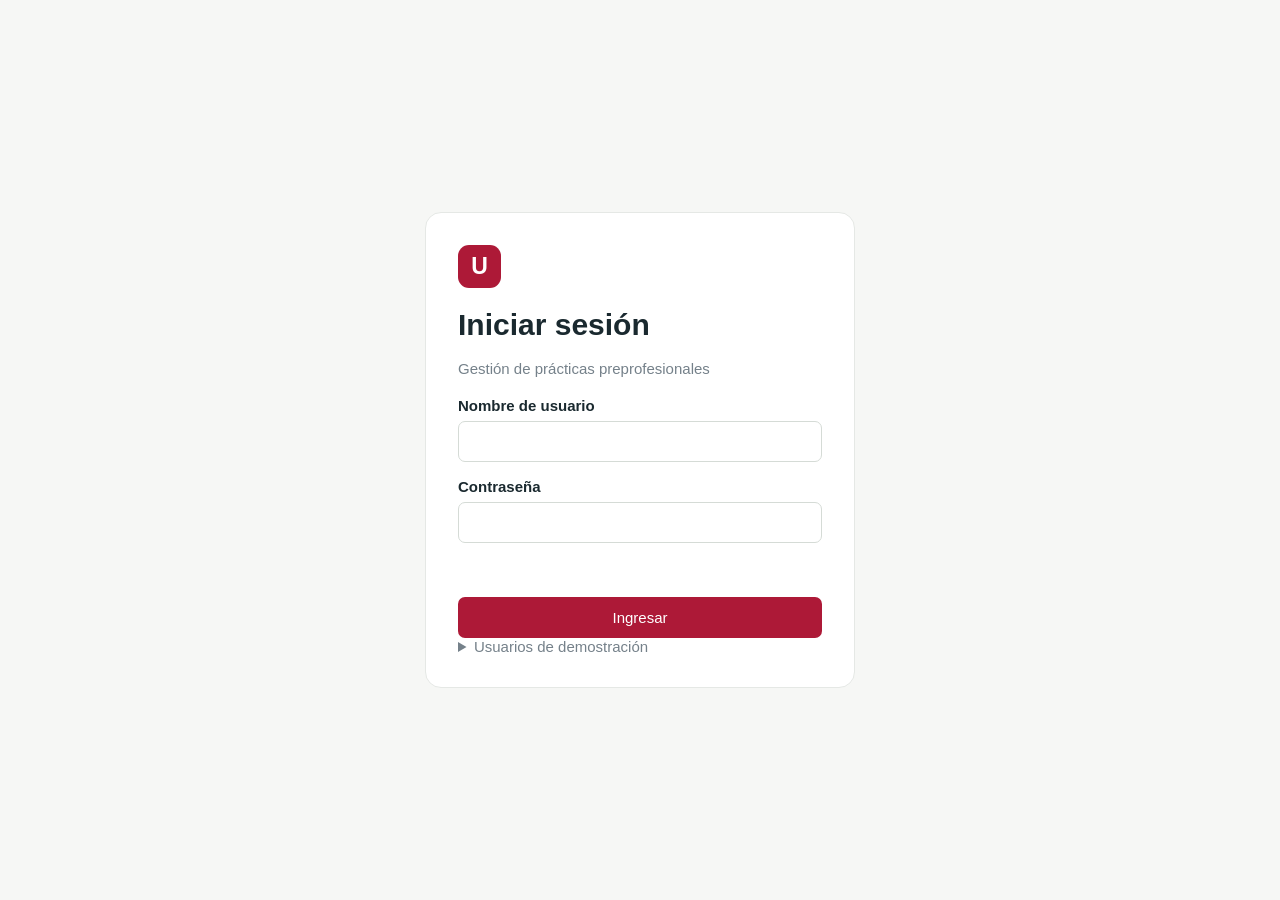
<file: index.html>
<!DOCTYPE html>
<html lang="es">
<head>
    <meta charset="UTF-8">
    <meta name="viewport" content="width=device-width, initial-scale=1.0">
    <title>Ingreso - Prácticas ULEAM</title>
    <link rel="stylesheet" href="css/estilos.css">
</head>
<body class="login">
    <div class="acceso">
        <span class="logo">U</span>
        <h1>Iniciar sesión</h1>
        <p class="nota">Gestión de prácticas preprofesionales</p>
        <form id="formLogin" novalidate>
            <label for="usuario">Nombre de usuario</label>
            <input id="usuario" name="usuario" required autocomplete="username">
            <label for="clave">Contraseña</label>
            <input id="clave" name="clave" type="password" required autocomplete="current-password">
            <p id="aviso" class="aviso" role="alert"></p>
            <button type="submit">Ingresar</button>
        </form>
        <details class="nota">
            <summary>Usuarios de demostración</summary>
            <p>Bryan Chiquito / estudiante123</p>
            <p>Maykel Castro / docente123</p>
            <p>Adolfo Meneses / admin123</p>
        </details>
    </div>
    <script src="js/login.js"></script>
</body>
</html>
</file>
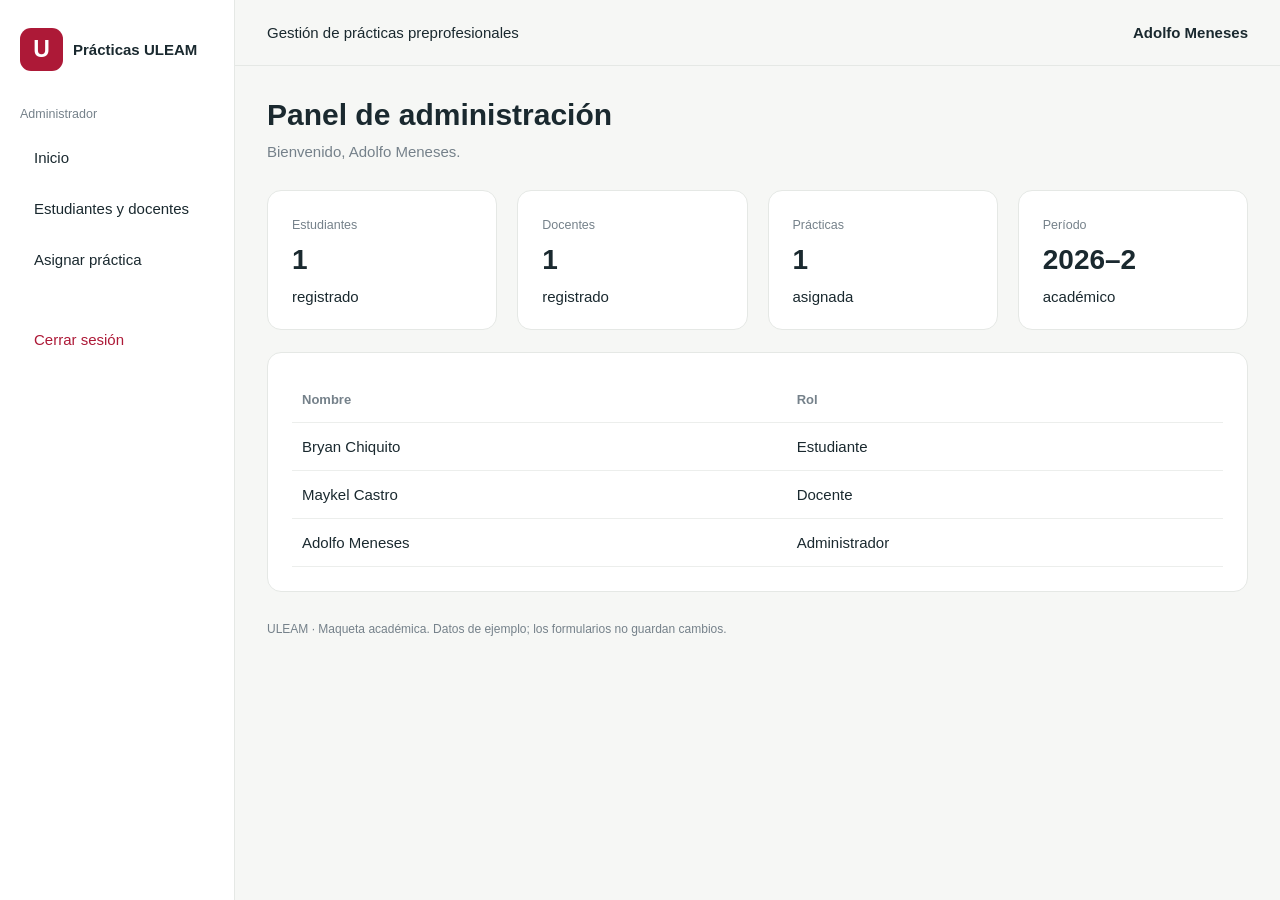
<file: administrador.html>
<!DOCTYPE html>
<html lang="es">
<head>
    <meta charset="UTF-8">
    <meta name="viewport" content="width=device-width, initial-scale=1.0">
    <title>Administrador - Prácticas ULEAM</title>
    <link rel="stylesheet" href="css/estilos.css">
</head>
<body>
    <aside class="menu">
        <div class="marca"><span class="logo">U</span><b>Prácticas ULEAM</b></div>
        <small>Administrador</small>
        <nav>
            <a href="#inicio">Inicio</a>
            <a href="#personas">Estudiantes y docentes</a>
            <a href="#asignar">Asignar práctica</a>
        </nav>
        <a class="salir" href="index.html">Cerrar sesión</a>
    </aside>
    <header><span>Gestión de prácticas preprofesionales</span><b>Adolfo Meneses</b></header>
    <main>
        <section id="inicio" class="seccion">
            <div class="encabezado">
                <h1>Panel de administración</h1>
                <p>Bienvenido, Adolfo Meneses.</p>
            </div>
            <div class="tarjetas">
                <article class="tarjeta"><small>Estudiantes</small><b>1</b><span>registrado</span></article>
                <article class="tarjeta"><small>Docentes</small><b>1</b><span>registrado</span></article>
                <article class="tarjeta"><small>Prácticas</small><b>1</b><span>asignada</span></article>
                <article class="tarjeta"><small>Período</small><b>2026–2</b><span>académico</span></article>
            </div>
            <div class="panel tabla">
                <table>
                    <thead><tr><th scope="col">Nombre</th><th scope="col">Rol</th></tr></thead>
                    <tbody>
                        <tr><td>Bryan Chiquito</td><td>Estudiante</td></tr>
                        <tr><td>Maykel Castro</td><td>Docente</td></tr>
                        <tr><td>Adolfo Meneses</td><td>Administrador</td></tr>
                    </tbody>
                </table>
            </div>
        </section>
        <section id="personas" class="seccion">
            <div class="encabezado">
                <h1>Estudiantes y docentes</h1>
                <p>Formulario de ejemplo para comprobar datos personales.</p>
            </div>
            <div class="panel">
                <form id="formPersona" novalidate>
                    <label for="nombre">Nombre completo</label>
                    <input id="nombre" name="nombre" type="text" required minlength="5" maxlength="60">
                    <label for="cedula">Cédula</label>
                    <input id="cedula" name="cedula" type="text" required inputmode="numeric" pattern="[0-9]{10}" maxlength="10">
                    <label for="correo">Correo electrónico</label>
                    <input id="correo" name="correo" type="email" required maxlength="80">
                    <label for="rol">Rol</label>
                    <select id="rol" name="rol" required>
                        <option value="">Selecciona una opción</option>
                        <option>Estudiante</option>
                        <option>Docente</option>
                    </select>
                    <p class="aviso" role="status" aria-live="polite"></p>
                    <button type="submit">Validar persona</button>
                </form>
            </div>
        </section>
        <section id="asignar" class="seccion">
            <div class="encabezado">
                <h1>Asignar práctica</h1>
                <p>Comprueba los datos de una asignación de ejemplo.</p>
            </div>
            <div class="panel">
                <form id="formAsignacion" novalidate>
                    <label for="estudiante">Estudiante</label>
                    <select id="estudiante" name="estudiante" required>
                        <option value="">Selecciona una opción</option>
                        <option>Bryan Chiquito</option>
                    </select>
                    <label for="docente">Docente</label>
                    <select id="docente" name="docente" required>
                        <option value="">Selecciona una opción</option>
                        <option>Maykel Castro</option>
                    </select>
                    <label for="institucion">Institución</label>
                    <input id="institucion" name="institucion" type="text" required minlength="3" maxlength="60">
                    <label for="fechaInicio">Fecha de inicio</label>
                    <input id="fechaInicio" name="fechaInicio" type="date" required >
                    <label for="fin">Fecha de fin</label>
                    <input id="fin" name="fin" type="date" required >
                    <label for="horas">Horas requeridas</label>
                    <input id="horas" name="horas" type="number" required min="1" max="1000" step="1">
                    <p class="aviso" role="status" aria-live="polite"></p>
                    <button type="submit">Validar asignación</button>
                </form>
            </div>
        </section>
        <footer>ULEAM · Maqueta académica. Datos de ejemplo; los formularios no guardan cambios.</footer>
    </main>
    <script src="js/administrador.js"></script>
</body>
</html>
</file>
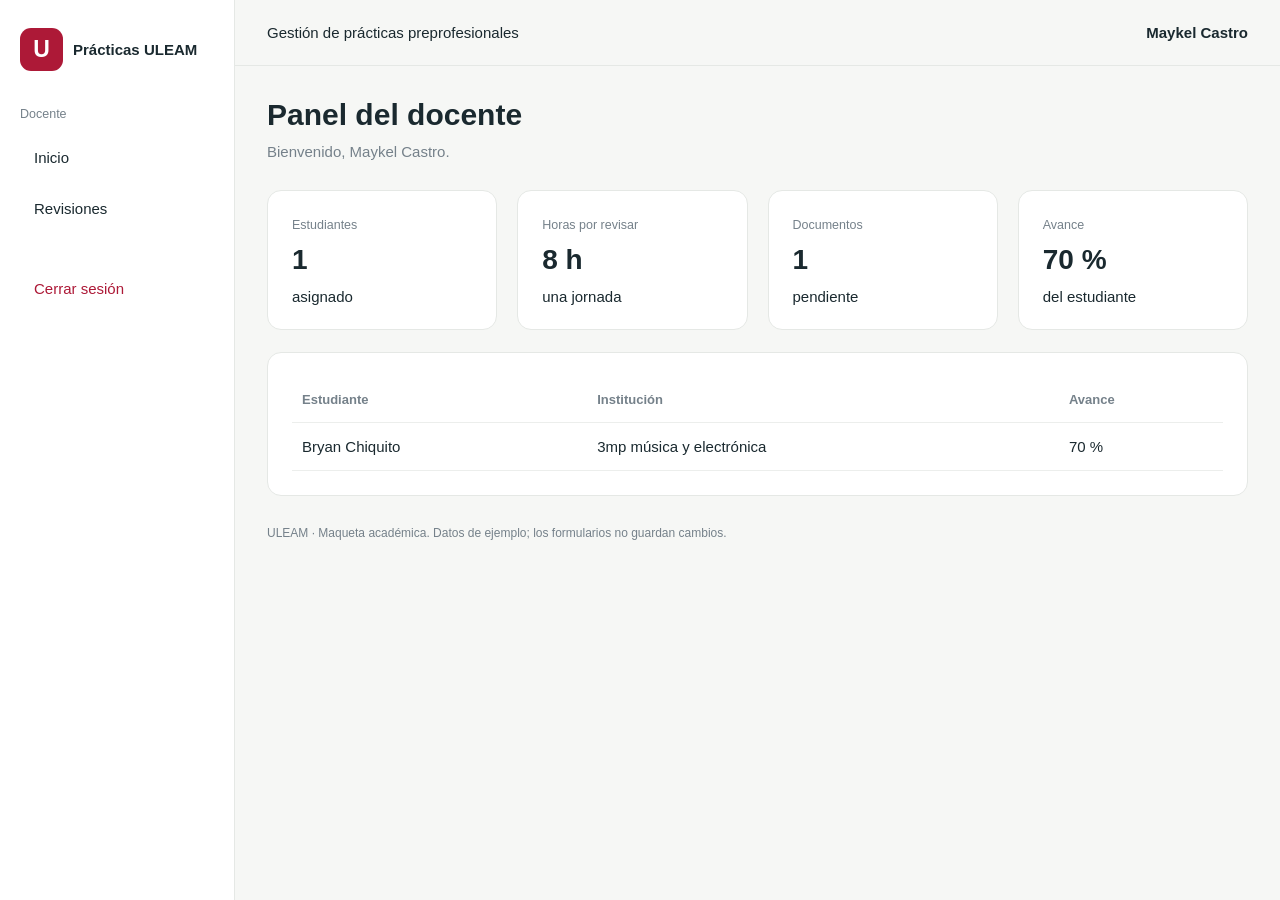
<file: docente.html>
<!DOCTYPE html>
<html lang="es">
<head>
    <meta charset="UTF-8">
    <meta name="viewport" content="width=device-width, initial-scale=1.0">
    <title>Docente - Prácticas ULEAM</title>
    <link rel="stylesheet" href="css/estilos.css">
</head>
<body>
    <aside class="menu">
        <div class="marca"><span class="logo">U</span><b>Prácticas ULEAM</b></div>
        <small>Docente</small>
        <nav>
            <a href="#inicio">Inicio</a>
            <a href="#revisiones">Revisiones</a>
        </nav>
        <a class="salir" href="index.html">Cerrar sesión</a>
    </aside>
    <header><span>Gestión de prácticas preprofesionales</span><b>Maykel Castro</b></header>
    <main>
        <section id="inicio" class="seccion">
            <div class="encabezado">
                <h1>Panel del docente</h1>
                <p>Bienvenido, Maykel Castro.</p>
            </div>
            <div class="tarjetas">
                <article class="tarjeta"><small>Estudiantes</small><b>1</b><span>asignado</span></article>
                <article class="tarjeta"><small>Horas por revisar</small><b>8 h</b><span>una jornada</span></article>
                <article class="tarjeta"><small>Documentos</small><b>1</b><span>pendiente</span></article>
                <article class="tarjeta"><small>Avance</small><b>70 %</b><span>del estudiante</span></article>
            </div>
            <div class="panel tabla">
                <table>
                    <thead><tr><th scope="col">Estudiante</th><th scope="col">Institución</th><th scope="col">Avance</th></tr></thead>
                    <tbody>
                        <tr><td>Bryan Chiquito</td><td>3mp música y electrónica</td><td>70 %</td></tr>
                    </tbody>
                </table>
            </div>
        </section>
        <section id="revisiones" class="seccion">
            <div class="encabezado">
                <h1>Revisiones pendientes</h1>
                <p>Comprueba los datos de una revisión de ejemplo.</p>
            </div>
            <div class="panel tabla">
                <table>
                    <thead><tr><th scope="col">Registro</th><th scope="col">Estudiante</th><th scope="col">Estado</th></tr></thead>
                    <tbody>
                        <tr><td>Jornada del 19/10/2026</td><td>Bryan Chiquito</td><td>Pendiente</td></tr>
                        <tr><td>Informe mensual</td><td>Bryan Chiquito</td><td>Pendiente</td></tr>
                    </tbody>
                </table>
            </div>
            <div class="panel">
                <form id="formRevision" novalidate>
                    <label for="registro">Registro a revisar</label>
                    <select id="registro" name="registro" required>
                        <option value="">Selecciona una opción</option>
                        <option>Jornada del 19/10/2026</option>
                        <option>Informe mensual</option>
                    </select>
                    <label for="resultado">Resultado de la revisión</label>
                    <select id="resultado" name="resultado" required>
                        <option value="">Selecciona una opción</option>
                        <option>Aprobado</option>
                        <option>Observado</option>
                    </select>
                    <label for="observacion">Observación del docente</label>
                    <textarea id="observacion" name="observacion" required minlength="5" maxlength="300"></textarea>
                    <p class="aviso" role="status" aria-live="polite"></p>
                    <button type="submit">Validar revisión</button>
                </form>
            </div>
        </section>
        <footer>ULEAM · Maqueta académica. Datos de ejemplo; los formularios no guardan cambios.</footer>
    </main>
    <script src="js/docente.js"></script>
</body>
</html>
</file>
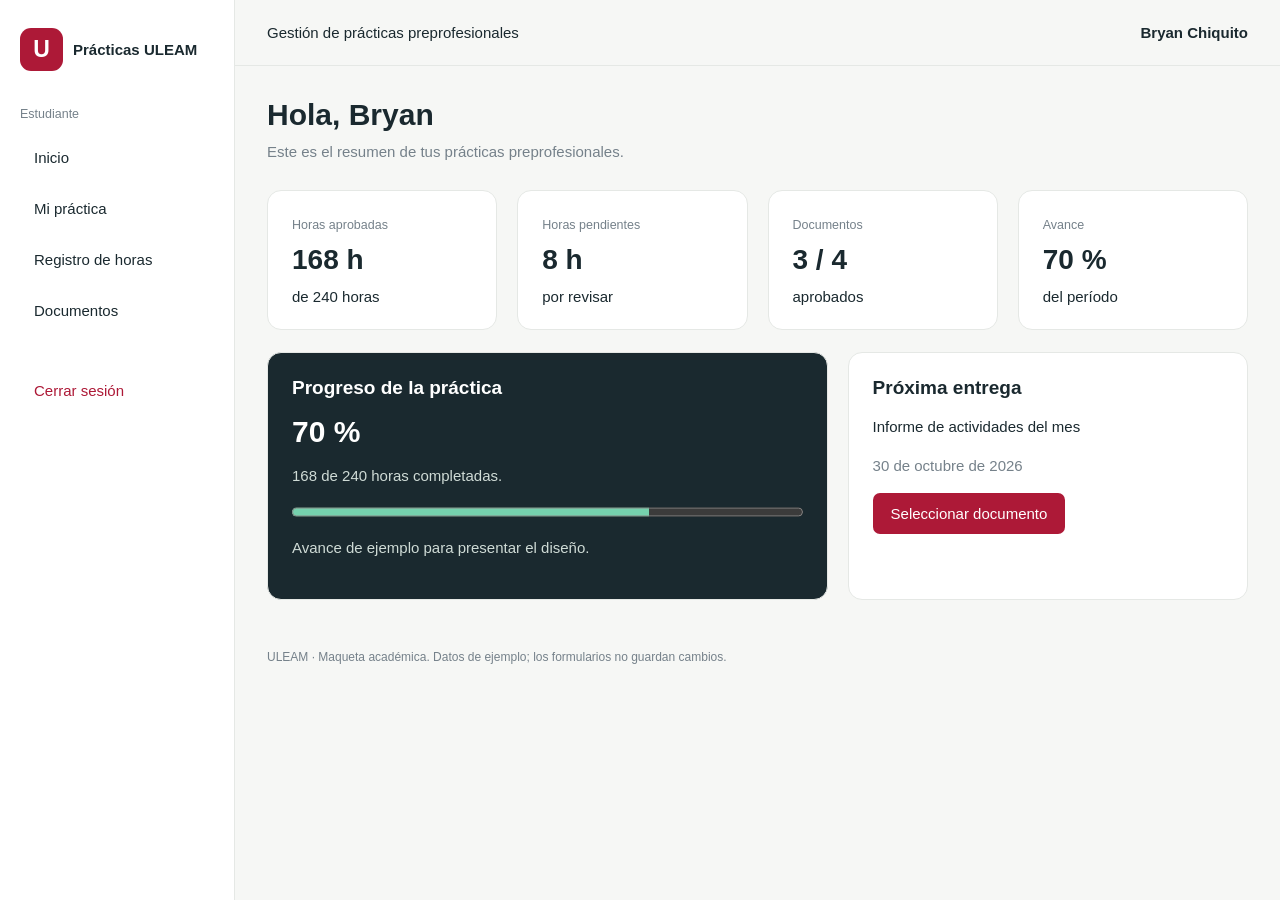
<file: estudiante.html>
<!DOCTYPE html>
<html lang="es">
<head>
    <meta charset="UTF-8">
    <meta name="viewport" content="width=device-width, initial-scale=1.0">
    <title>Estudiante - Prácticas ULEAM</title>
    <link rel="stylesheet" href="css/estilos.css">
</head>
<body>
    <aside class="menu">
        <div class="marca"><span class="logo">U</span><b>Prácticas ULEAM</b></div>
        <small>Estudiante</small>
        <nav>
            <a href="#inicio">Inicio</a>
            <a href="#practica">Mi práctica</a>
            <a href="#horas">Registro de horas</a>
            <a href="#documentos">Documentos</a>
        </nav>
        <a class="salir" href="index.html">Cerrar sesión</a>
    </aside>
    <header><span>Gestión de prácticas preprofesionales</span><b>Bryan Chiquito</b></header>
    <main>
        <section id="inicio" class="seccion">
            <div class="encabezado">
                <h1>Hola, Bryan</h1>
                <p>Este es el resumen de tus prácticas preprofesionales.</p>
            </div>
            <div class="tarjetas">
                <article class="tarjeta"><small>Horas aprobadas</small><b>168 h</b><span>de 240 horas</span></article>
                <article class="tarjeta"><small>Horas pendientes</small><b>8 h</b><span>por revisar</span></article>
                <article class="tarjeta"><small>Documentos</small><b>3 / 4</b><span>aprobados</span></article>
                <article class="tarjeta"><small>Avance</small><b>70 %</b><span>del período</span></article>
            </div>
            <div class="columnas">
                <article class="panel progreso">
                    <h2>Progreso de la práctica</h2>
                    <h1>70 %</h1>
                    <p>168 de 240 horas completadas.</p>
                    <progress value="70" max="100" aria-label="Avance de ejemplo: 70 por ciento">70 %</progress>
                    <p>Avance de ejemplo para presentar el diseño.</p>
                </article>
                <article class="panel">
                    <h2>Próxima entrega</h2>
                    <p>Informe de actividades del mes</p>
                    <p class="nota">30 de octubre de 2026</p>
                    <a class="boton" href="#documentos">Seleccionar documento</a>
                </article>
            </div>
        </section>
        <section id="practica" class="seccion">
            <div class="encabezado">
                <h1>Mi práctica</h1>
                <p>Información general de la asignación.</p>
            </div>
            <article class="panel">
                <h2>Datos de la práctica</h2>
                <dl>
                    <dt>Estudiante</dt><dd>Bryan Chiquito</dd>
                    <dt>Carrera</dt><dd>Ingeniería en Software</dd>
                    <dt>Institución</dt><dd>3mp música y electrónica</dd>
                    <dt>Área</dt><dd>Soporte técnico</dd>
                    <dt>Docente tutor</dt><dd>Maykel Castro</dd>
                    <dt>Período</dt><dd>1 de septiembre al 18 de diciembre de 2026</dd>
                    <dt>Horas requeridas</dt><dd>240 horas</dd>
                </dl>
            </article>
        </section>
        <section id="horas" class="seccion">
            <div class="encabezado">
                <h1>Registro de horas</h1>
                <p>Completa el formulario para comprobar los datos de una jornada.</p>
            </div>
            <div class="panel tabla">
                <table>
                    <thead><tr><th scope="col">Fecha</th><th scope="col">Actividad</th><th scope="col">Horario</th><th scope="col">Horas</th><th scope="col">Estado</th></tr></thead>
                    <tbody>
                        <tr><td>19/10/2026</td><td>Mantenimiento de equipos</td><td>08:00–16:00</td><td>8</td><td>Pendiente</td></tr>
                    </tbody>
                </table>
            </div>
            <div class="panel">
                <form id="formHoras" novalidate>
                    <label for="fecha">Fecha de la jornada</label>
                    <input id="fecha" name="fecha" type="date" required min="2026-09-01" max="2026-12-18">
                    <div class="fila">
                    <label for="entrada">Hora de entrada</label>
                    <input id="entrada" name="entrada" type="time" required >
                    <label for="salida">Hora de salida</label>
                    <input id="salida" name="salida" type="time" required >
                    </div>
                    <label for="actividad">Actividad realizada</label>
                    <textarea id="actividad" name="actividad" required minlength="10" maxlength="300"></textarea>
                    <p class="aviso" role="status" aria-live="polite"></p>
                    <button type="submit">Validar jornada</button>
                </form>
            </div>
        </section>
        <section id="documentos" class="seccion">
            <div class="encabezado">
                <h1>Documentos</h1>
                <p>Revisa los documentos de ejemplo y valida la selección de un PDF.</p>
            </div>
            <div class="panel tabla">
                <table>
                    <thead><tr><th scope="col">Documento</th><th scope="col">Estado</th></tr></thead>
                    <tbody>
                        <tr><td>Carta de aceptación</td><td>Aprobado</td></tr>
                        <tr><td>Plan de actividades</td><td>Aprobado</td></tr>
                        <tr><td>Informe inicial</td><td>Aprobado</td></tr>
                        <tr><td>Informe mensual</td><td>Pendiente</td></tr>
                    </tbody>
                </table>
            </div>
            <div class="panel">
                <form id="formDocumento" novalidate>
                    <label for="tipo">Tipo de documento</label>
                    <select id="tipo" name="tipo" required>
                        <option value="">Selecciona una opción</option>
                        <option>Carta de aceptación</option>
                        <option>Plan de actividades</option>
                        <option>Informe inicial</option>
                        <option>Informe mensual</option>
                    </select>
                    <label for="archivo">Archivo PDF (máximo 5 MB)</label>
                    <input id="archivo" name="archivo" type="file" required accept=".pdf,application/pdf">
                    <p class="aviso" role="status" aria-live="polite"></p>
                    <button type="submit">Validar documento</button>
                </form>
            </div>
        </section>
        <footer>ULEAM · Maqueta académica. Datos de ejemplo; los formularios no guardan cambios.</footer>
    </main>
    <script src="js/estudiante.js"></script>
</body>
</html>
</file>
<file: css/estilos.css>
/* Diseño común de las cuatro páginas. */
:root { --rojo: #ad1937; --oscuro: #1a292f; --gris: #75818a; }
* { box-sizing: border-box; }
body { margin: 0; background: #f6f7f5; color: var(--oscuro); font: 15px 'Segoe UI', Arial, sans-serif; }
a { color: inherit; text-decoration: none; }
button, input, select, textarea { font: inherit; }
h1 { margin: 0 0 8px; font-size: 30px; }
h2 { margin-top: 0; font-size: 19px; }
p { line-height: 1.6; }
small, .nota { color: var(--gris); }
.logo { display: inline-grid; place-items: center; width: 43px; height: 43px; background: var(--rojo); color: white; border-radius: 11px; font-size: 23px; font-weight: bold; }
.menu { position: fixed; inset: 0 auto 0 0; width: 235px; padding: 28px 20px; background: white; border-right: 1px solid #e5e8e5; }
.marca { display: flex; align-items: center; gap: 10px; margin-bottom: 36px; }
.menu small { display: block; margin-bottom: 14px; }
.menu a { display: block; margin: 6px 0; padding: 14px; border-radius: 8px; }
.menu a:hover, .menu a:focus-visible { color: var(--rojo); background: #faedef; }
.salir { margin-top: 35px !important; color: var(--rojo); }
header { margin-left: 235px; padding: 24px 32px; border-bottom: 1px solid #e5e8e5; display: flex; justify-content: space-between; gap: 15px; }
main { margin-left: 235px; padding: 32px; max-width: 1500px; }
.encabezado { margin-bottom: 26px; }
.encabezado p { color: var(--gris); margin-top: 0; }
.tarjetas, .columnas { display: grid; gap: 20px; margin: 22px 0; }
.tarjetas { grid-template-columns: repeat(4, 1fr); }
.columnas { grid-template-columns: 1.4fr 1fr; }
.tarjeta, .panel { padding: 24px; background: white; border: 1px solid #e5e8e5; border-radius: 14px; }
.tarjeta b { display: block; font-size: 28px; margin: 12px 0; }
.panel { margin-bottom: 20px; }
.progreso { background: var(--oscuro); color: white; }
.progreso p { color: #cfdbd6; }
progress { width: 100%; height: 18px; accent-color: #75d1ad; }
.boton, button { display: inline-block; background: var(--rojo); color: white; border: 0; border-radius: 7px; padding: 12px 18px; cursor: pointer; }
.boton:hover, button:hover { background: #8d1230; }
.tabla { overflow-x: auto; }
table { width: 100%; border-collapse: collapse; text-align: left; }
th, td { border-bottom: 1px solid #eceeec; padding: 15px 10px; }
th { color: var(--gris); font-size: 13px; }
.estado { color: #278364; background: #eaf6ee; border-radius: 20px; padding: 5px 10px; }
.pendiente { color: #a27613; background: #fff5dc; }
form { max-width: 680px; }
label { display: block; font-weight: 600; margin: 16px 0 7px; }
input, select, textarea { width: 100%; padding: 11px; border: 1px solid #d5dbd6; border-radius: 7px; background: white; color: var(--oscuro); }
input:focus, select:focus, textarea:focus { outline: 2px solid #d48a9b; }
textarea { min-height: 95px; resize: vertical; }
.fila { display: grid; grid-template-columns: 1fr 1fr; gap: 18px; }
.aviso { color: var(--rojo); min-height: 24px; }
.aviso.correcto { color: #20734d; }
dl { display: grid; grid-template-columns: 150px 1fr; gap: 18px; }
dt { color: var(--gris); }
dd { margin: 0; }
/* Los enlaces del menú cambian de sección sin JavaScript. */
.seccion { display: none; }
.seccion:target { display: block; }
main:not(:has(.seccion:target)) #inicio { display: block; }
body:has(#inicio:target) a[href='#inicio'], body:has(#practica:target) a[href='#practica'], body:has(#horas:target) a[href='#horas'], body:has(#documentos:target) a[href='#documentos'], body:has(#revisiones:target) a[href='#revisiones'], body:has(#personas:target) a[href='#personas'], body:has(#asignar:target) a[href='#asignar'] { background: #faedef; color: var(--rojo); }
.login { min-height: 100vh; display: grid; place-items: center; padding: 25px; }
.acceso { width: 100%; max-width: 430px; padding: 32px; background: white; border: 1px solid #e5e8e5; border-radius: 16px; }
.acceso h1 { margin-top: 20px; }
.acceso button { width: 100%; }
footer { color: var(--gris); margin-top: 30px; font-size: 12px; }
@media (max-width: 1000px) { .tarjetas { grid-template-columns: 1fr 1fr; } .columnas { grid-template-columns: 1fr; } }
@media (max-width: 650px) { .menu { position: static; width: 100%; } .marca { margin-bottom: 15px; } nav { display: flex; flex-wrap: wrap; } .menu a { padding: 10px; } .salir { margin-top: 6px !important; } header, main { margin-left: 0; padding: 20px; } header { flex-direction: column; } .fila { grid-template-columns: 1fr; gap: 0; } dl { grid-template-columns: 1fr; gap: 10px; } dd { margin-bottom: 10px; } }
</file>
